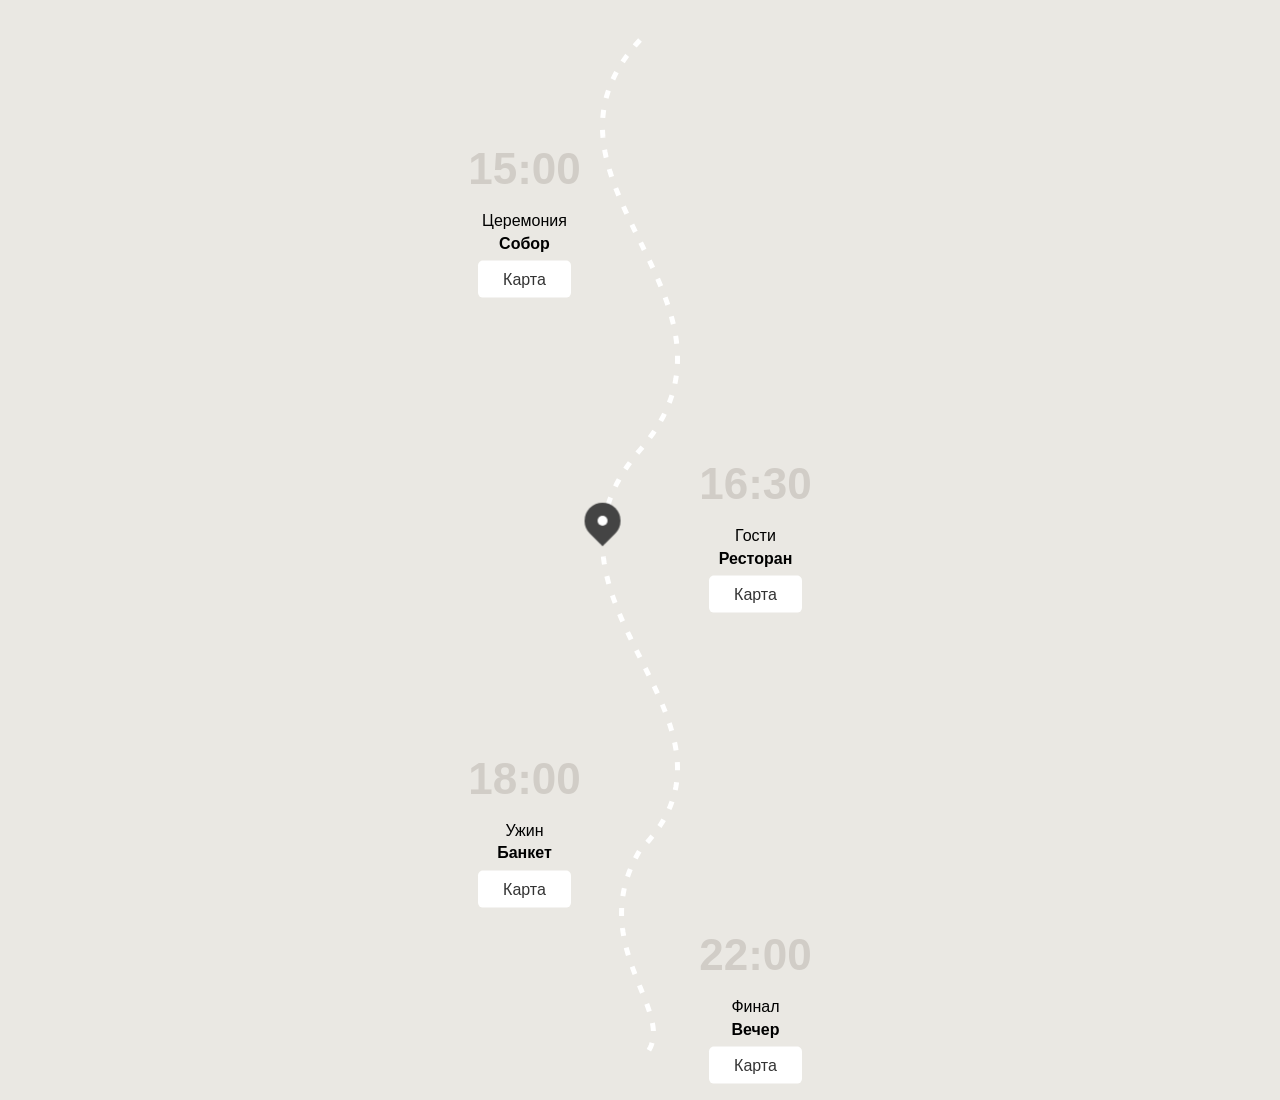
<file: html.html>
<!DOCTYPE html>
<html lang="ru">
<head>

<meta charset="UTF-8">
<meta name="viewport" content="width=device-width,initial-scale=1">

<title>Smooth Timeline</title>


<style>

*{
box-sizing:border-box;
}


body{
margin:0;
background:#eae8e3;
font-family:sans-serif;
overflow-x:hidden;
}



.timeline{

position:relative;
width:420px;
height:1100px;
margin:auto;

}



canvas{

position:absolute;
width:420px;
height:1100px;

}



#marker{

position:absolute;

width:36px;
height:58px;

will-change:transform;

z-index:5;

}



.pin{

width:36px;
height:36px;

background:#444;

border-radius:50% 50% 50% 0;

transform:rotate(-45deg);

}



.pin span{

display:block;

width:10px;
height:10px;

background:white;

border-radius:50%;

position:absolute;

left:13px;
top:13px;

}





.event{

position:absolute;

width:45%;

text-align:center;

transform:translateY(-50%);

}


.left{
left:0;
}


.right{
right:0;
}



h2{

margin:0;

font-size:44px;

color:#d1cdc7;

}



p{

font-size:16px;

line-height:1.4;

}



.btn{

background:white;

padding:10px 25px;

border-radius:5px;

text-decoration:none;

color:#333;

}





</style>

</head>


<body>



<div class="timeline" id="timeline">


<canvas id="canvas"
width="420"
height="1100">
</canvas>



<div id="marker">

<div class="pin">
<span></span>
</div>

</div>





<div class="event left" data-pos=".15">

<h2>15:00</h2>

<p>
Церемония<br>
<strong>Собор</strong>
</p>

<a class="btn">Карта</a>

</div>



<div class="event right" data-pos=".40">

<h2>16:30</h2>

<p>
Гости<br>
<strong>Ресторан</strong>
</p>

<a class="btn">Карта</a>

</div>



<div class="event left" data-pos=".65">

<h2>18:00</h2>

<p>
Ужин<br>
<strong>Банкет</strong>
</p>

<a class="btn">Карта</a>

</div>



<div class="event right" data-pos=".88">

<h2>22:00</h2>

<p>
Финал<br>
<strong>Вечер</strong>
</p>

<a class="btn">Карта</a>

</div>



</div>





<script>


const canvas=document.querySelector("#canvas");
const ctx=canvas.getContext("2d");


const marker=document.querySelector("#marker");
const timeline=document.querySelector("#timeline");




// создаём кривую


function bezier(t,p0,p1,p2,p3){

return {

x:
(1-t)**3*p0.x+
3*(1-t)**2*t*p1.x+
3*(1-t)*t*t*p2.x+
t**3*p3.x,


y:
(1-t)**3*p0.y+
3*(1-t)**2*t*p1.y+
3*(1-t)*t*t*p2.y+
t**3*p3.y

};

}



const segments=[

[
{x:210,y:40},
{x:80,y:180},
{x:340,y:300},
{x:210,y:450}
],

[
{x:210,y:450},
{x:80,y:600},
{x:340,y:720},
{x:210,y:850}
],

[
{x:210,y:850},
{x:150,y:950},
{x:260,y:1020},
{x:210,y:1060}
]

];




const points=[];



segments.forEach(seg=>{


for(let i=0;i<80;i++){

points.push(
bezier(
i/80,
seg[0],
seg[1],
seg[2],
seg[3]
)
);

}

});





// рисуем линию один раз


ctx.beginPath();

ctx.strokeStyle="white";

ctx.lineWidth=5;

ctx.setLineDash([8,12]);



points.forEach((p,i)=>{

if(i===0)
ctx.moveTo(p.x,p.y);
else
ctx.lineTo(p.x,p.y);

});


ctx.stroke();







// карточки


document.querySelectorAll(".event")
.forEach(card=>{


let pos=
Number(card.dataset.pos);


let p=
points[
Math.floor(pos*(points.length-1))
];


card.style.top=p.y+"px";


});







let target=0;

let current=0;



// только обновляем цель


window.addEventListener(
"scroll",
()=>{


const rect=
timeline.getBoundingClientRect();



target=
(
window.innerHeight/2-rect.top
)
/
timeline.offsetHeight;



target=
Math.max(
0,
Math.min(1,target)
);



},
{
passive:true
}
);








// постоянный плавный цикл


function animate(){



current +=
(target-current)*0.12;




const pos =
current*(points.length-1);



const i =
Math.floor(pos);



const mix =
pos-i;



const p1 =
points[i];


const p2 =
points[Math.min(i+1,points.length-1)];



const x =
p1.x+(p2.x-p1.x)*mix;



const y =
p1.y+(p2.y-p1.y)*mix;




marker.style.transform=
`
translate3d(
${x-18}px,
${y-36}px,
0
)
`;



requestAnimationFrame(animate);


}


animate();



</script>


</body>
</html>
</file>
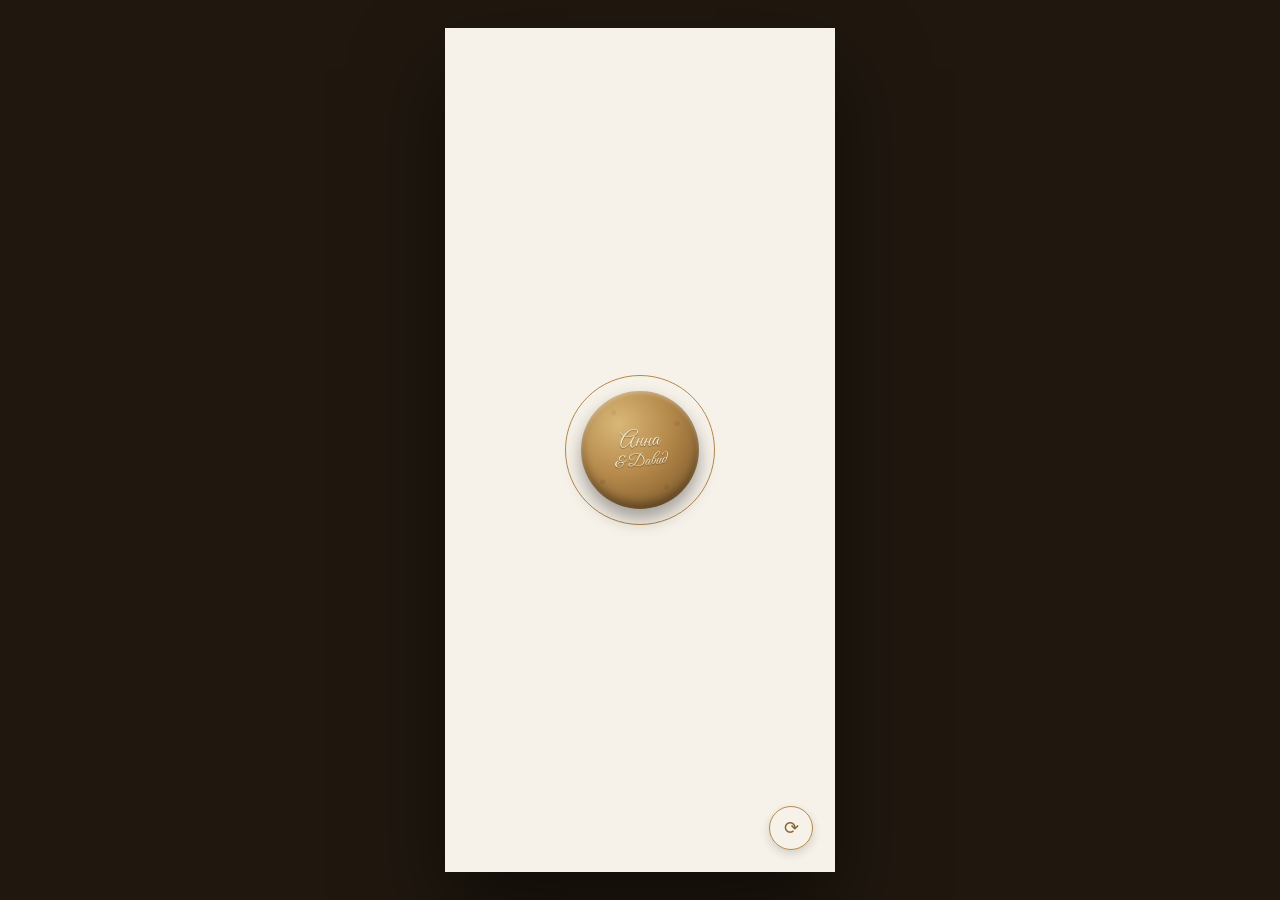
<file: indexx.html>
<!DOCTYPE html>
<html lang="ru">
<head>
<meta charset="UTF-8">
<meta name="viewport" content="width=device-width, initial-scale=1.0">
<title>Приглашение — открытие</title>
<link rel="preconnect" href="https://fonts.googleapis.com">
<link href="https://fonts.googleapis.com/css2?family=Cormorant+Garamond:ital,wght@0,400;0,500;0,600;1,400&family=Great+Vibes&family=Marcellus&display=swap" rel="stylesheet">
<style>
  :root{
    --paper: #f7f2e9;
    --paper-shadow: #e9e0cf;
    --ink: #4a3826;
    --ink-soft: #8a7357;
    --gold: #b4884a;
    --gold-dark: #8a6432;
    --gold-light: #d9b878;
  }
  *{box-sizing:border-box;}
  html,body{
    margin:0; padding:0; height:100%;
    background:#20180f;
    font-family:'Marcellus', serif;
    -webkit-font-smoothing:antialiased;
  }
  body{
    display:flex; align-items:center; justify-content:center;
    min-height:100vh;
  }

  .phone{
    position:relative;
    width:390px;
    max-width:100vw;
    height:844px;
    max-height:100vh;
    background:var(--paper);
    overflow:hidden;
    box-shadow:0 40px 80px rgba(0,0,0,.5);
  }
  @media (max-width:420px){
    .phone{ width:100vw; height:100vh; }
  }

  /* subtle paper texture */
  .phone::before{
    content:"";
    position:absolute; inset:0;
    background-image:
      radial-gradient(circle at 20% 10%, rgba(0,0,0,.03), transparent 40%),
      radial-gradient(circle at 80% 90%, rgba(0,0,0,.03), transparent 40%);
    pointer-events:none;
    z-index:1;
  }

  /* ---------- SCENE 1: names + date, revealed behind envelope ---------- */
  .heading{
    position:absolute;
    top:11%;
    left:0; right:0;
    text-align:center;
    color:var(--ink);
    z-index:2;
    opacity:0;
    animation: fadeIn 900ms ease forwards 200ms;
  }
  .heading .names{
    font-family:'Cormorant Garamond', serif;
    font-weight:500;
    font-size:34px;
    letter-spacing:.5px;
    margin:0 0 8px;
  }
  .heading .date{
    font-family:'Cormorant Garamond', serif;
    font-style:italic;
    font-size:20px;
    color:var(--ink-soft);
    margin:0;
    letter-spacing:1px;
  }

  .subtext{
    position:absolute;
    bottom:9%;
    left:0; right:0;
    text-align:center;
    color:var(--ink-soft);
    font-family:'Cormorant Garamond', serif;
    font-size:15px;
    line-height:1.6;
    letter-spacing:.5px;
    z-index:2;
    opacity:0;
    animation: fadeIn 900ms ease forwards 400ms;
  }

  /* ---------- ENVELOPE FLAPS ---------- */
  .envelope{
    position:absolute;
    inset:0;
    z-index:3;
  }
  .flap{
    position:absolute;
    background:var(--paper);
  }
  .flap::after{ /* fold shadow line */
    content:"";
    position:absolute;
    background:linear-gradient(var(--flap-dir,0deg), rgba(0,0,0,0), rgba(0,0,0,.06));
  }

  .flap-top{
    top:-6%; left:-6%; right:-6%; height:64%;
    clip-path: polygon(0 0, 100% 0, 50% 100%);
    transform-origin:50% 0%;
  }
  .flap-bottom{
    bottom:-6%; left:-6%; right:-6%; height:64%;
    clip-path: polygon(0 100%, 100% 100%, 50% 0);
    transform-origin:50% 100%;
  }
  .flap-left{
    top:-6%; bottom:-6%; left:-6%; width:56%;
    clip-path: polygon(0 0, 0 100%, 100% 50%);
    transform-origin:0% 50%;
  }
  .flap-right{
    top:-6%; bottom:-6%; right:-6%; width:56%;
    clip-path: polygon(100% 0, 100% 100%, 0 50%);
    transform-origin:100% 50%;
  }

  .phone.opened .flap-top{    animation: openTop 900ms cubic-bezier(.65,0,.35,1) forwards; }
  .phone.opened .flap-bottom{ animation: openBottom 900ms cubic-bezier(.65,0,.35,1) forwards; }
  .phone.opened .flap-left{   animation: openLeft 900ms cubic-bezier(.65,0,.35,1) forwards 50ms; }
  .phone.opened .flap-right{  animation: openRight 900ms cubic-bezier(.65,0,.35,1) forwards 50ms; }

  @keyframes openTop{ to{ transform: translateY(-115%) rotateX(8deg); opacity:0; } }
  @keyframes openBottom{ to{ transform: translateY(115%); opacity:0; } }
  @keyframes openLeft{ to{ transform: translateX(-115%); opacity:0; } }
  @keyframes openRight{ to{ transform: translateX(115%); opacity:0; } }

  /* seal */
  .seal-wrap{
    position:absolute;
    top:50%; left:50%;
width:118px; height:118px;
    transform:translate(-50%,-50%) scale(0);
    z-index:4;
    cursor:pointer;
    animation: sealIn 650ms cubic-bezier(.34,1.56,.64,1) forwards 400ms;
  }
  .phone.opened .seal-wrap{
    animation: sealIn 650ms cubic-bezier(.34,1.56,.64,1) forwards,
               sealOut 400ms ease forwards;
  }
  @keyframes sealIn{ to{ transform:translate(-50%,-50%) scale(1); } }
  @keyframes sealOut{ to{ opacity:0; transform:translate(-50%,-50%) scale(.7); } }

  /* pulsing "tap to open" hint, shown until the envelope is opened */
  .tap-hint{
    position:absolute;
    top:50%; left:50%;
    width:150px; height:150px;
    border-radius:50%;
    border:1px solid var(--gold);
    transform:translate(-50%,-50%) scale(1);
    z-index:3;
    opacity:0;
    pointer-events:none;
    animation: fadeIn 600ms ease forwards 900ms, pulse 1.8s ease-out infinite 900ms;
  }
  .phone.opened .tap-hint{ display:none; }
  @keyframes pulse{
    0%{ transform:translate(-50%,-50%) scale(1); opacity:.7; }
    100%{ transform:translate(-50%,-50%) scale(1.35); opacity:0; }
  }

  .seal{
    width:100%; height:100%; border-radius:50%;
    background:
      radial-gradient(circle at 32% 28%, var(--gold-light), var(--gold) 45%, var(--gold-dark) 78%, #6b4a22 100%);
    box-shadow:
      0 10px 18px rgba(0,0,0,.35),
      inset 0 2px 4px rgba(255,255,255,.35),
      inset 0 -6px 10px rgba(0,0,0,.35);
    display:flex; align-items:center; justify-content:center;
    position:relative;
  }
  .seal::before{ /* wax drips / rim texture */
    content:"";
    position:absolute; inset:6px; border-radius:50%;
    background-image:
      radial-gradient(circle at 15% 80%, rgba(0,0,0,.12) 0 2px, transparent 3px),
      radial-gradient(circle at 75% 85%, rgba(0,0,0,.10) 0 2px, transparent 3px),
      radial-gradient(circle at 85% 25%, rgba(0,0,0,.10) 0 2px, transparent 3px),
      radial-gradient(circle at 25% 15%, rgba(0,0,0,.08) 0 2px, transparent 3px);
    opacity:.6;
  }
  .seal-text{
    font-family:'Great Vibes', cursive;
    color:#f4e6c8;
    text-align:center;
    line-height:1.05;
    font-size:22px;
    text-shadow:0 1px 1px rgba(0,0,0,.4);
    transform:rotate(-4deg);
  }
  .seal-text span{ display:block; font-size:16px; }

  /* ---------- SCENE 2: revealed card ---------- */
  .reveal{
    position:absolute; inset:0;
    z-index:0;
    display:flex; flex-direction:column; align-items:center; justify-content:center;
    gap:34px;
    background:var(--paper);
  }

  .photo{
    width:78%;
    aspect-ratio: 4/5;
    background-size:cover;
    background-position:center;
    box-shadow:0 18px 30px rgba(0,0,0,.18);
    opacity:0;
    transform:translateY(14px) scale(.98);
  }

  .cta{
    font-family:'Cormorant Garamond', serif;
    font-size:17px;
    letter-spacing:2px;
    text-transform:uppercase;
    color:var(--paper);
    background:linear-gradient(135deg, var(--gold-light), var(--gold-dark));
    border:none;
    padding:14px 38px;
    border-radius:2px;
    cursor:pointer;
    box-shadow:0 8px 16px rgba(138,100,50,.35);
    opacity:0;
    transform:translateY(14px);
  }
  .cta:hover{ filter:brightness(1.05); }

  /* reveal timing — starts once flaps have cleared, relative to click */
  .reveal.play .photo{
    animation: riseIn 700ms ease forwards 750ms;
  }
  .reveal.play .cta{
    animation: riseIn 700ms ease forwards 950ms;
  }
  @keyframes riseIn{ to{ opacity:1; transform:translateY(0) scale(1); } }
  @keyframes fadeIn{ to{ opacity:1; } }

  /* replay button */
  .replay{
    position:absolute;
    bottom:22px; right:22px;
    z-index:10;
    width:44px; height:44px;
    border-radius:50%;
    border:1px solid var(--gold);
    background:rgba(247,242,233,.9);
    color:var(--gold-dark);
    display:flex; align-items:center; justify-content:center;
    cursor:pointer;
    font-size:18px;
    box-shadow:0 4px 10px rgba(0,0,0,.15);
  }
  .replay:hover{ background:var(--paper); }
</style>
</head>
<body>

<div class="phone" id="phone">

  <!-- Scene 2 sits underneath, revealed once the flaps move away -->
<div class="reveal" id="reveal">
    <div class="photo" style="background-image:url('https://images.unsplash.com/photo-1519741497674-611481863552?q=80&w=800&auto=format&fit=crop');"></div>
    <button class="cta" id="cta">Подробнее</button>
  </div>

  <!-- Scene 1: names/date + envelope with wax seal, sits on top and animates away -->
  <div class="heading">
    <p class="names">Анна &amp; Давид</p>
    <p class="date">15 / 09 / 2026</p>
  </div>
  <div class="subtext">Нажми на конверт,<br>чтобы открыть</div>

  <div class="envelope" id="envelope">
    <div class="flap flap-top"></div>
    <div class="flap flap-bottom"></div>
    <div class="flap flap-left"></div>
    <div class="flap flap-right"></div>
  </div>

  <div class="tap-hint"></div>

  <div class="seal-wrap" id="sealWrap">
    <div class="seal">
      <div class="seal-text">Анна<span>&amp; Давид</span></div>
    </div>
  </div>

  <button class="replay" id="replay" title="Повторить">⟳</button>
</div>

<script>
  const reveal = document.getElementById('reveal');
  const phone = document.getElementById('phone');
  const replay = document.getElementById('replay');
  let opened = false;

  function open(){
    if (opened) return;
    opened = true;
    phone.classList.add('opened');
    reveal.classList.add('play');
  }

  function reset(){
    opened = false;
    phone.classList.remove('opened');
    reveal.classList.remove('play');
    // force reflow so animations can run again from a clean state
    void phone.offsetWidth;
  }

  // tapping anywhere on the closed envelope opens it
  phone.addEventListener('click', (e)=>{
    if (e.target.closest('.replay')) return;
    open();
  });

  replay.addEventListener('click', (e)=>{
    e.stopPropagation();
    reset();
  });
</script>

</body>
</html>
</file>
